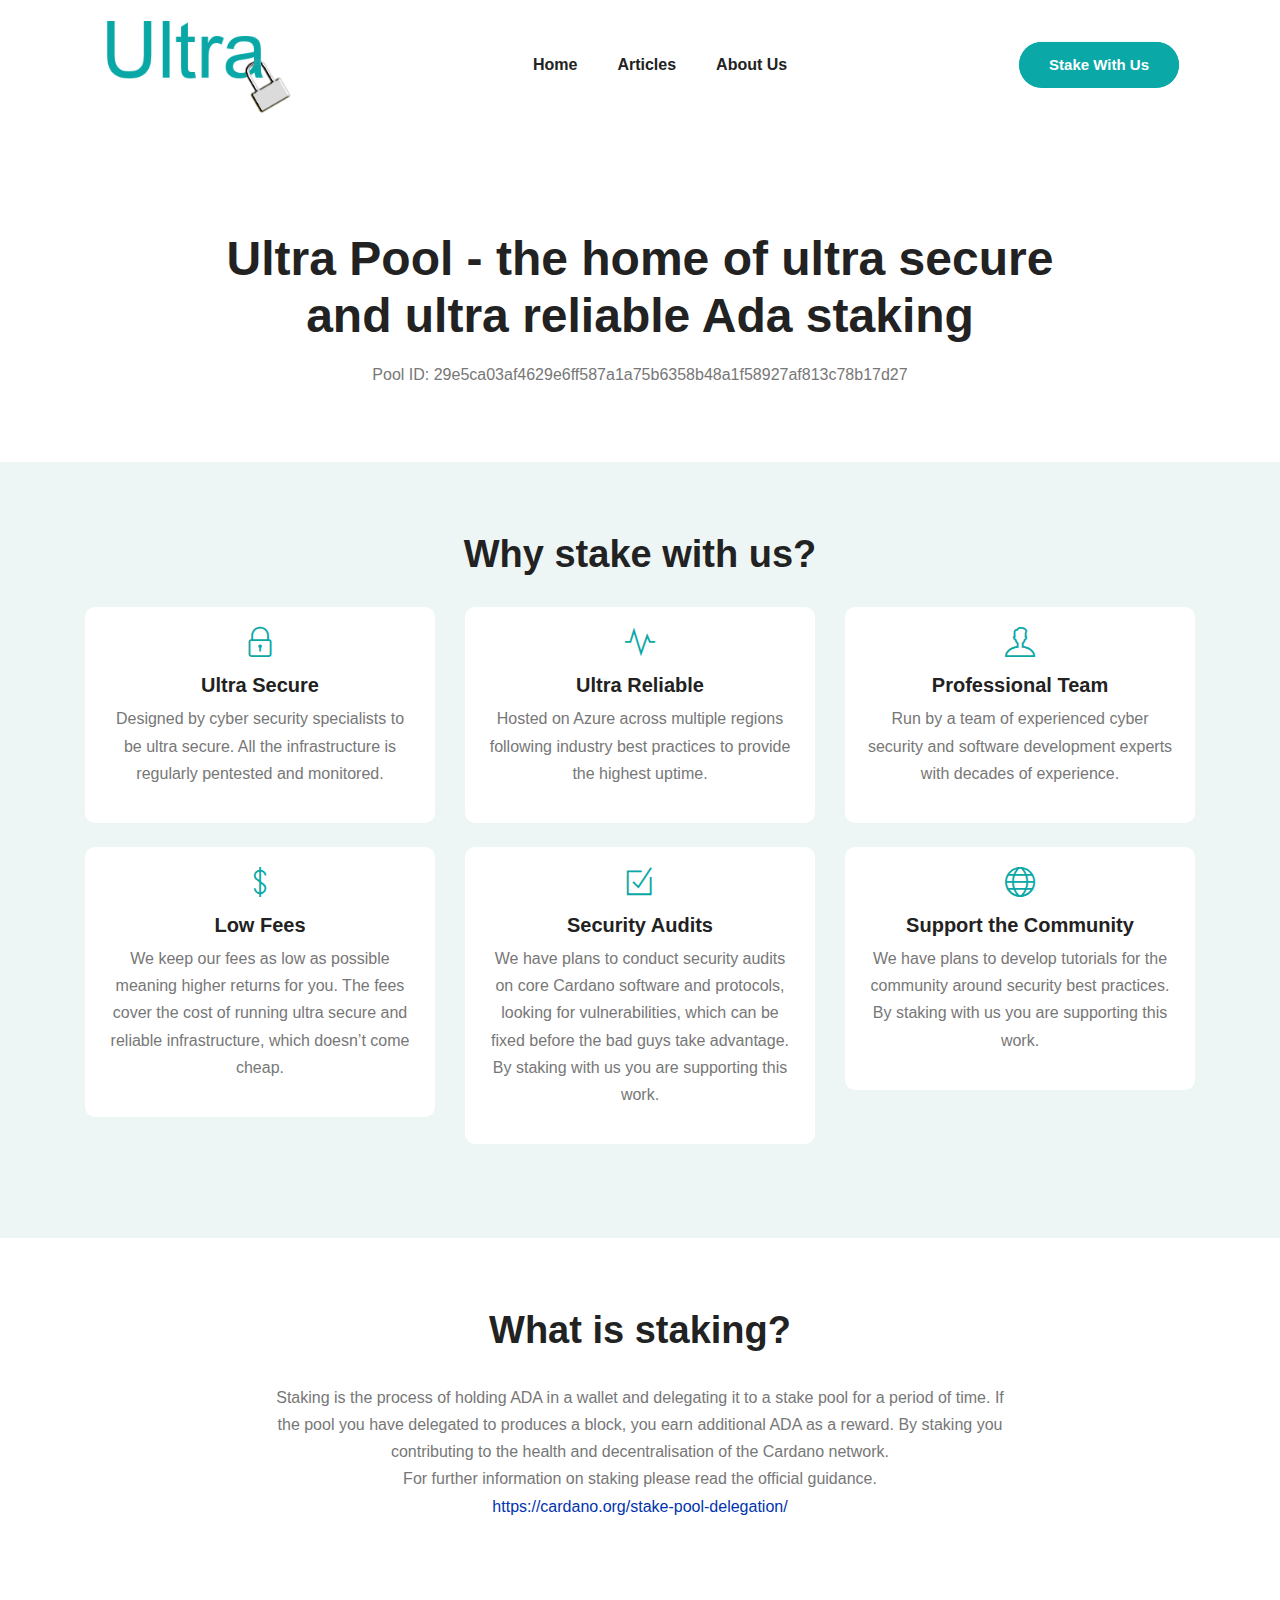
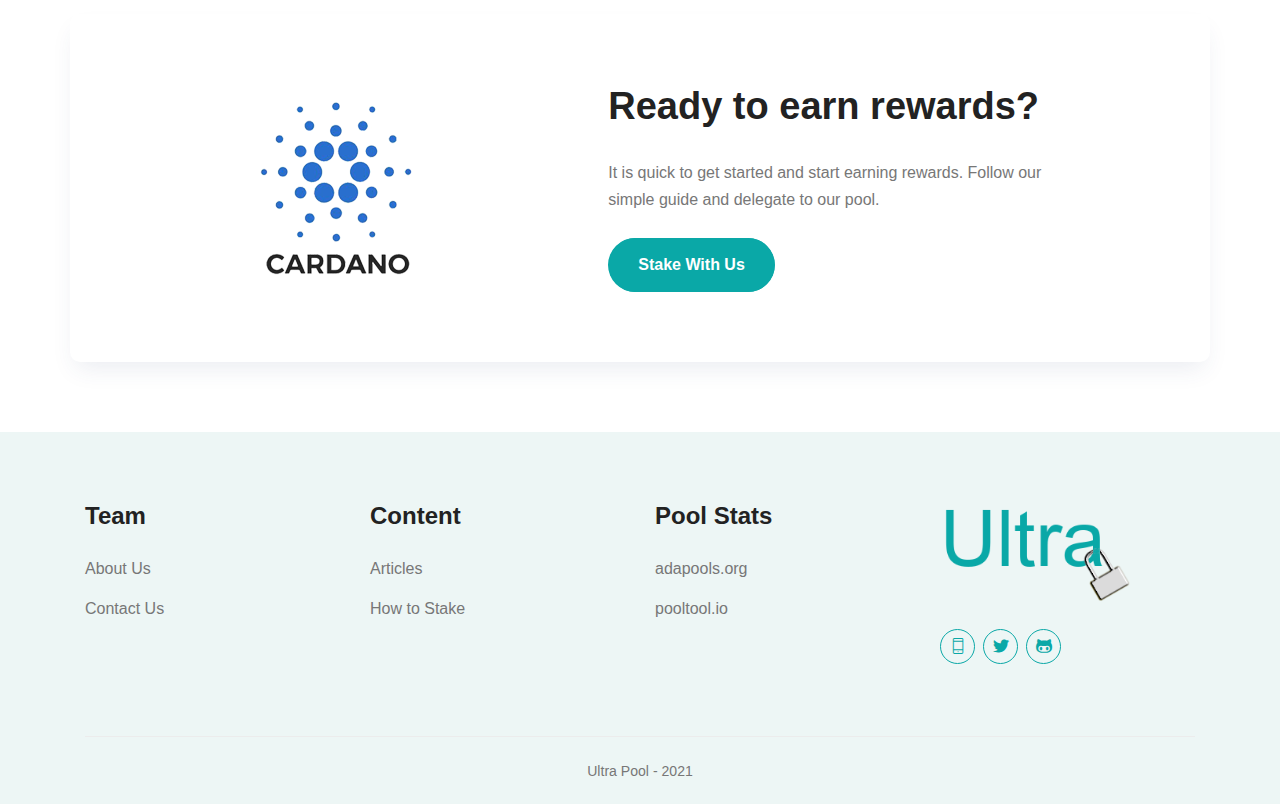
<file: index.html>
<!doctype html><html lang=en-us><head><meta charset=utf-8><title>Ultra Pool</title><meta name=viewport content="width=device-width,initial-scale=1,maximum-scale=5"><meta name=description content="Ultra Pool ADA stake pool"><meta name=author content="Ultra Pool"><meta name=generator content="Hugo 0.81.0"><link rel=stylesheet href=/css/vendor.min.0e21901d0a171434ad31f56fecb3fcb5e08226a0649ac9e1e744205e3c8603df8f7de8d19730198e0c52fe8c9bce437397076fc5b0ee6dc4cd26c5f242499f2c.css integrity="sha512-DiGQHQoXFDStMfVv7LP8teCCJqBkmsnh50QgXjyGA9+PfejRlzAZjgxS/oybzkNzlwdvxbDubcTNJsXyQkmfLA==" rel=stylesheet media=screen><link rel="shortcut icon" href=/images/favicon.png type=image/x-icon><link rel=icon href=/images/favicon.png type=image/x-icon><meta property="og:title" content="Ultra Pool"><meta property="og:description" content="Ultra Pool ADA stake pool"><meta property="og:type" content="website"><meta property="og:url" content="https://ultrapool.co.uk/"><meta property="og:site_name" content="Ultra Pool"></head><body><header class=navigation><div class=container><nav class="navbar navbar-expand-lg navbar-light bg-transparent"><a class=navbar-brand href=https://ultrapool.co.uk/><img width=200px class=img-fluid src=/images/logo.png alt="Ultra Pool"></a>
<button class="navbar-toggler border-0" type=button data-toggle=collapse data-target=#navigation>
<i class=ti-menu></i></button><div class="collapse navbar-collapse text-center" id=navigation><ul class="navbar-nav mx-auto"><li class=nav-item><a class=nav-link href=/>Home</a></li><li class=nav-item><a class=nav-link href=/blog>Articles</a></li><li class=nav-item><a class=nav-link href=/about>About Us</a></li></ul><a href=/blog/how_to_stake class="btn btn-sm btn-primary ml-3">Stake with us</a></div></nav></div></header><section class=banner><div class=container><div class=row><div class="col-lg-10 mx-auto text-center"><h1 class=mb-3>Ultra Pool - the home of ultra secure and ultra reliable Ada staking</h1><p class=mb-4>Pool ID: 29e5ca03af4629e6ff587a1a75b6358b48a1f58927af813c78b17d27</p></div></div></div></section><section class="section bg-light"><div class=container><div class="row justify-content-center"><div class="col-12 text-center"><h2 class=section-title>Why stake with us?</h2></div><div class="col-md-4 col-sm-6 mb-4"><div class="feature-card text-center"><i class="ti-lock mb-3"></i><h4 class=mb-2>Ultra Secure</h4><p>Designed by cyber security specialists to be ultra secure. All the infrastructure is regularly pentested and monitored.</p></div></div><div class="col-md-4 col-sm-6 mb-4"><div class="feature-card text-center"><i class="ti-pulse mb-3"></i><h4 class=mb-2>Ultra Reliable</h4><p>Hosted on Azure across multiple regions following industry best practices to provide the highest uptime.</p></div></div><div class="col-md-4 col-sm-6 mb-4"><div class="feature-card text-center"><i class="ti-user mb-3"></i><h4 class=mb-2>Professional Team</h4><p>Run by a team of experienced cyber security and software development experts with decades of experience.</p></div></div><div class="col-md-4 col-sm-6 mb-4"><div class="feature-card text-center"><i class="ti-money mb-3"></i><h4 class=mb-2>Low Fees</h4><p>We keep our fees as low as possible meaning higher returns for you. The fees cover the cost of running ultra secure and reliable infrastructure, which doesn&rsquo;t come cheap.</p></div></div><div class="col-md-4 col-sm-6 mb-4"><div class="feature-card text-center"><i class="ti-check-box mb-3"></i><h4 class=mb-2>Security Audits</h4><p>We have plans to conduct security audits on core Cardano software and protocols, looking for vulnerabilities, which can be fixed before the bad guys take advantage. By staking with us you are supporting this work.</p></div></div><div class="col-md-4 col-sm-6 mb-4"><div class="feature-card text-center"><i class="ti-world mb-3"></i><h4 class=mb-2>Support the Community</h4><p>We have plans to develop tutorials for the community around security best practices. By staking with us you are supporting this work.</p></div></div></div></div></section><section class="section pb-0"><div class=container><div class=row><div class="col-lg-8 mx-auto text-center"><h2 class=section-title>What is staking?</h2><p class=mb-4>Staking is the process of holding ADA in a wallet and delegating it to a stake pool for a period of time. If the pool you have delegated to produces a block, you earn additional ADA as a reward. By staking you contributing to the health and decentralisation of the Cardano network.<br>For further information on staking please read the official guidance.<br><a href=https://cardano.org/stake-pool-delegation/>https://cardano.org/stake-pool-delegation/</a></p></div></div></div></section><section class=section><div class="container section shadow rounded-lg px-4"><div class="row align-items-center justify-content-center text-center text-md-left"><div class="col-lg-4 col-md-5 mb-4 mb-md-0"><img src=/images/cardano_logo.png class=img-fluid></div><div class="col-lg-5 col-md-6"><h2 class=section-title>Ready to earn rewards?</h2><p class=mb-4>It is quick to get started and start earning rewards. Follow our simple guide and delegate to our pool.</p><a href=/blog/how_to_stake class="btn btn-primary">Stake with us</a></div></div></div></section><footer class="bg-light section pb-0"><div class=container><div class=row><div class="col-md-3 col-sm-6 mb-5"><div class="h3 mb-4">Team</div><ul class="list-unstyled footer-list"><li><a href=/about>About Us</a></li><li><a href=/about>Contact Us</a></li></ul></div><div class="col-md-3 col-sm-6 mb-5"><div class="h3 mb-4">Content</div><ul class="list-unstyled footer-list"><li><a href=/blog>Articles</a></li><li><a href=/blog/how_to_stake>How to Stake</a></li></ul></div><div class="col-md-3 col-sm-6 mb-5"><div class="h3 mb-4">Pool Stats</div><ul class="list-unstyled footer-list"><li><a href=https://adapools.org/pool/29e5ca03af4629e6ff587a1a75b6358b48a1f58927af813c78b17d27>adapools.org</a></li><li><a href=https://pooltool.io/pool/29e5ca03af4629e6ff587a1a75b6358b48a1f58927af813c78b17d27/epochs>pooltool.io</a></li></ul></div><div class="col-md-3 col-sm-6 mb-5"><a class="d-block mb-3" href=https://ultrapool.co.uk/><img width=200px class=img-fluid src=/images/logo.png alt="Ultra Pool"></a><p class=mb-4></p><ul class="list-inline social-icons"><li class=list-inline-item><a href=https://t.me/ultrapools><i class=ti-mobile></i></a></li><li class=list-inline-item><a href=https://twitter.com/PoolUltra><i class=ti-twitter-alt></i></a></li><li class=list-inline-item><a href=https://github.com/ultrapools><i class=ti-github></i></a></li></ul></div></div><div class="border-top border-default text-center py-4 mt-4"><small class=content>Ultra Pool - 2021</small></div></div></footer><script src=/js/vendor.min.6267095a44e87e1340aa255d670f41b8d25077ace59d4330b2f3f61f8270e8033ae42680a39843e857835c5680cf8e2dcd1f316233c47e59741c84d02104989e.js integrity="sha512-YmcJWkTofhNAqiVdZw9BuNJQd6zlnUMwsvP2H4Jw6AM65CaAo5hD6FeDXFaAz44tzR8xYjPEfll0HITQIQSYng=="></script></body></html>
</file>
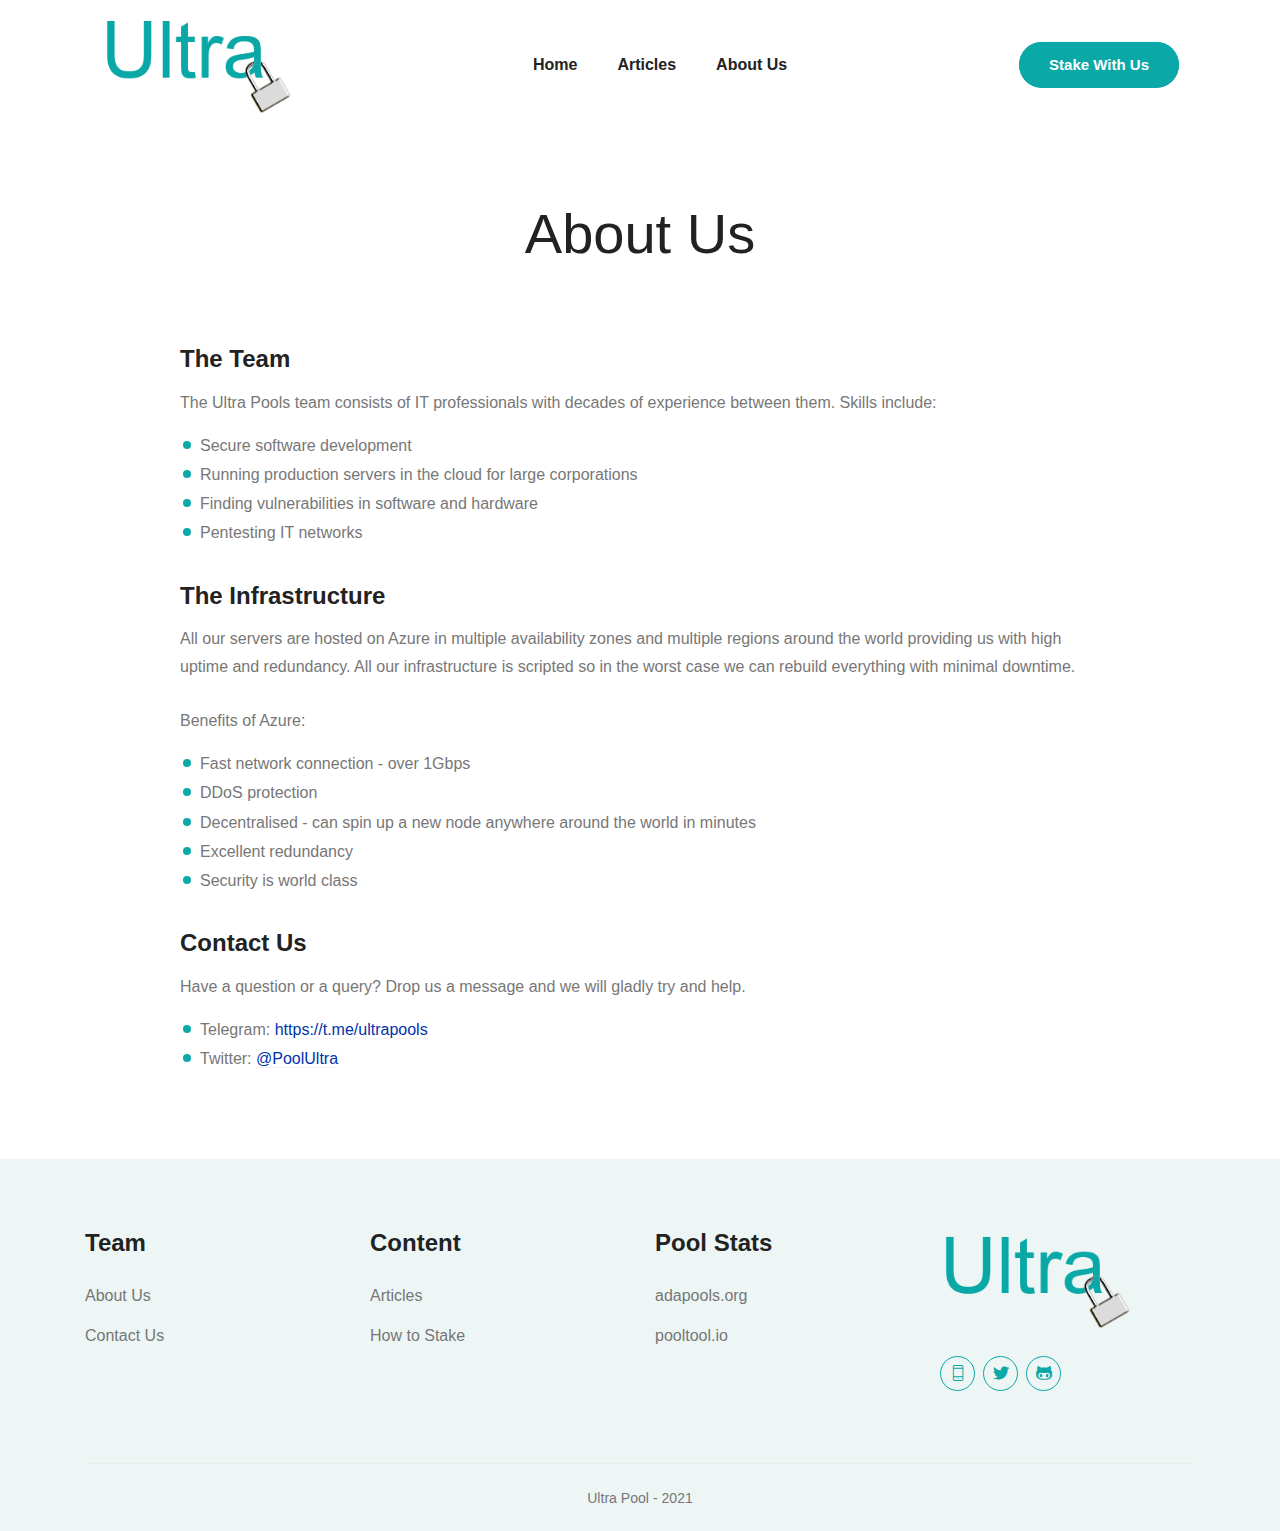
<file: about/index.html>
<!doctype html><html lang=en-us><head><meta charset=utf-8><title>About Us</title><meta name=viewport content="width=device-width,initial-scale=1,maximum-scale=5"><meta name=description content="The Ultra Pools team consists of IT professionals with decades of experience."><meta name=author content="Ultra Pool"><meta name=generator content="Hugo 0.81.0"><link rel=stylesheet href=/css/vendor.min.0e21901d0a171434ad31f56fecb3fcb5e08226a0649ac9e1e744205e3c8603df8f7de8d19730198e0c52fe8c9bce437397076fc5b0ee6dc4cd26c5f242499f2c.css integrity="sha512-DiGQHQoXFDStMfVv7LP8teCCJqBkmsnh50QgXjyGA9+PfejRlzAZjgxS/oybzkNzlwdvxbDubcTNJsXyQkmfLA==" rel=stylesheet media=screen><link rel="shortcut icon" href=/images/favicon.png type=image/x-icon><link rel=icon href=/images/favicon.png type=image/x-icon><meta property="og:title" content="About Us"><meta property="og:description" content="The Ultra Pools team consists of IT professionals with decades of experience."><meta property="og:type" content="website"><meta property="og:url" content="https://ultrapool.co.uk/about/"><meta property="og:site_name" content="Ultra Pool"></head><body><header class=navigation><div class=container><nav class="navbar navbar-expand-lg navbar-light bg-transparent"><a class=navbar-brand href=https://ultrapool.co.uk/><img width=200px class=img-fluid src=/images/logo.png alt="Ultra Pool"></a>
<button class="navbar-toggler border-0" type=button data-toggle=collapse data-target=#navigation>
<i class=ti-menu></i></button><div class="collapse navbar-collapse text-center" id=navigation><ul class="navbar-nav mx-auto"><li class=nav-item><a class=nav-link href=/>Home</a></li><li class=nav-item><a class=nav-link href=/blog>Articles</a></li><li class=nav-item><a class=nav-link href=/about>About Us</a></li></ul><a href=/blog/how_to_stake class="btn btn-sm btn-primary ml-3">Stake with us</a></div></nav></div></header><section class="section pb-0"><div class="container text-center"><h1 class=display-3>About Us</h1></div></section><section class=section><div class=container><div class=row><div class="col-lg-10 mx-auto"><div class=content><h3 id=the-team>The Team</h3><p>The Ultra Pools team consists of IT professionals with decades of experience between them. Skills include:</p><ul><li>Secure software development</li><li>Running production servers in the cloud for large corporations</li><li>Finding vulnerabilities in software and hardware</li><li>Pentesting IT networks</li></ul><br><h3 id=the-infrastructure>The Infrastructure</h3><p>All our servers are hosted on Azure in multiple availability zones and multiple regions around the world providing us with high uptime and redundancy. All our infrastructure is scripted so in the worst case we can rebuild everything with minimal downtime.<br><br>Benefits of Azure:</p><ul><li>Fast network connection - over 1Gbps</li><li>DDoS protection</li><li>Decentralised - can spin up a new node anywhere around the world in minutes</li><li>Excellent redundancy</li><li>Security is world class</li></ul><br><h3 id=contact-us>Contact Us</h3><p>Have a question or a query? Drop us a message and we will gladly try and help.</p><ul><li>Telegram: <a href=https://t.me/ultrapools>https://t.me/ultrapools</a></li><li>Twitter: <a href=https://twitter.com/PoolUltra>@PoolUltra</a></li></ul></div></div></div></div></section><footer class="bg-light section pb-0"><div class=container><div class=row><div class="col-md-3 col-sm-6 mb-5"><div class="h3 mb-4">Team</div><ul class="list-unstyled footer-list"><li><a href=/about>About Us</a></li><li><a href=/about>Contact Us</a></li></ul></div><div class="col-md-3 col-sm-6 mb-5"><div class="h3 mb-4">Content</div><ul class="list-unstyled footer-list"><li><a href=/blog>Articles</a></li><li><a href=/blog/how_to_stake>How to Stake</a></li></ul></div><div class="col-md-3 col-sm-6 mb-5"><div class="h3 mb-4">Pool Stats</div><ul class="list-unstyled footer-list"><li><a href=https://adapools.org/pool/29e5ca03af4629e6ff587a1a75b6358b48a1f58927af813c78b17d27>adapools.org</a></li><li><a href=https://pooltool.io/pool/29e5ca03af4629e6ff587a1a75b6358b48a1f58927af813c78b17d27/epochs>pooltool.io</a></li></ul></div><div class="col-md-3 col-sm-6 mb-5"><a class="d-block mb-3" href=https://ultrapool.co.uk/><img width=200px class=img-fluid src=/images/logo.png alt="Ultra Pool"></a><p class=mb-4></p><ul class="list-inline social-icons"><li class=list-inline-item><a href=https://t.me/ultrapools><i class=ti-mobile></i></a></li><li class=list-inline-item><a href=https://twitter.com/PoolUltra><i class=ti-twitter-alt></i></a></li><li class=list-inline-item><a href=https://github.com/ultrapools><i class=ti-github></i></a></li></ul></div></div><div class="border-top border-default text-center py-4 mt-4"><small class=content>Ultra Pool - 2021</small></div></div></footer><script src=/js/vendor.min.6267095a44e87e1340aa255d670f41b8d25077ace59d4330b2f3f61f8270e8033ae42680a39843e857835c5680cf8e2dcd1f316233c47e59741c84d02104989e.js integrity="sha512-YmcJWkTofhNAqiVdZw9BuNJQd6zlnUMwsvP2H4Jw6AM65CaAo5hD6FeDXFaAz44tzR8xYjPEfll0HITQIQSYng=="></script></body></html>
</file>
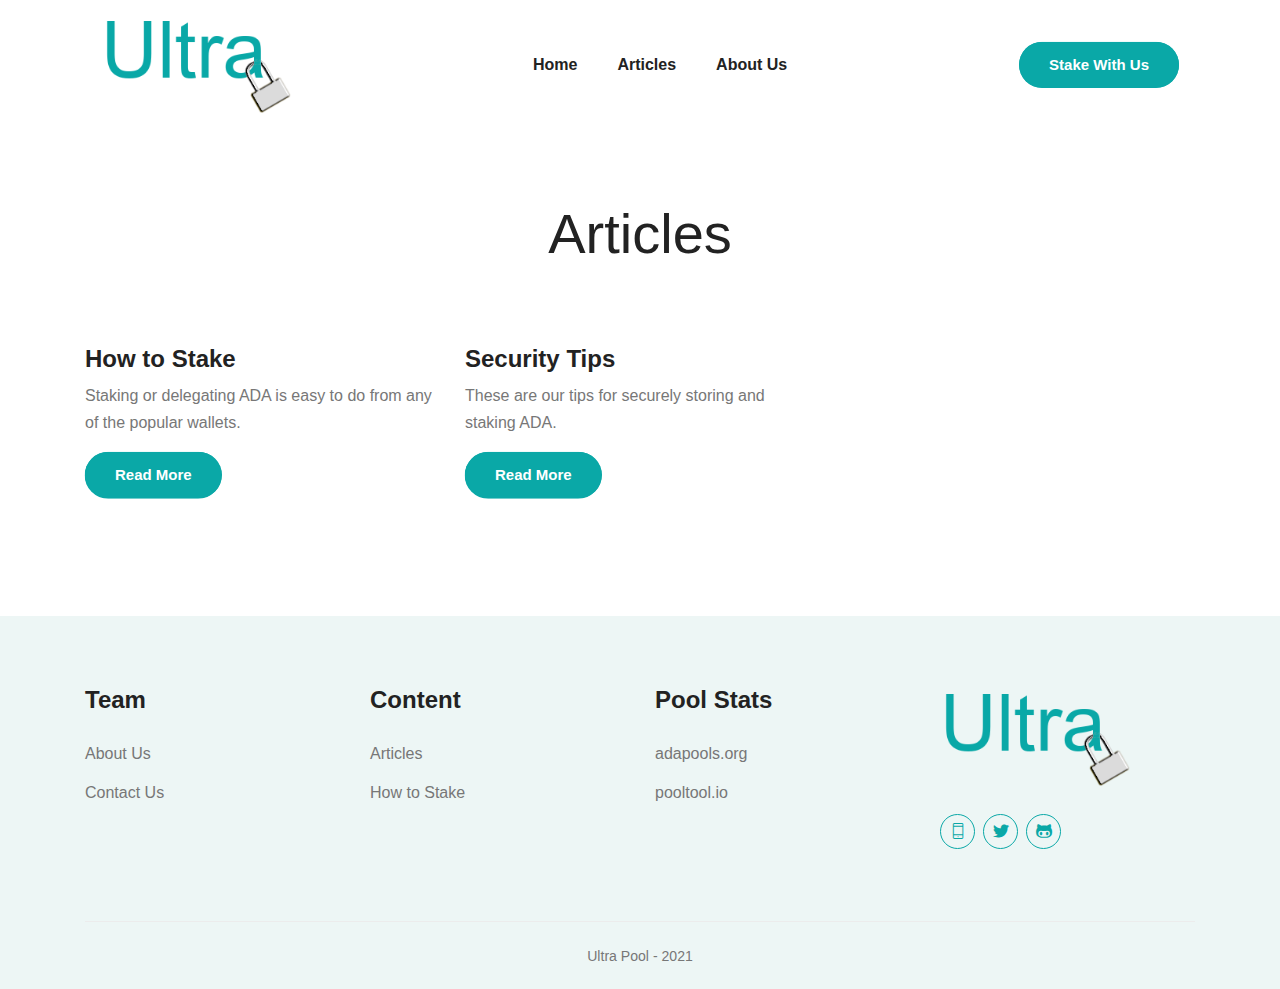
<file: blog/index.html>
<!doctype html><html lang=en-us><head><meta charset=utf-8><title>Articles</title><meta name=viewport content="width=device-width,initial-scale=1,maximum-scale=5"><meta name=description content="ADA and Cardano security guides and research"><meta name=author content="Ultra Pool"><meta name=generator content="Hugo 0.81.0"><link rel=stylesheet href=/css/vendor.min.0e21901d0a171434ad31f56fecb3fcb5e08226a0649ac9e1e744205e3c8603df8f7de8d19730198e0c52fe8c9bce437397076fc5b0ee6dc4cd26c5f242499f2c.css integrity="sha512-DiGQHQoXFDStMfVv7LP8teCCJqBkmsnh50QgXjyGA9+PfejRlzAZjgxS/oybzkNzlwdvxbDubcTNJsXyQkmfLA==" rel=stylesheet media=screen><link rel="shortcut icon" href=/images/favicon.png type=image/x-icon><link rel=icon href=/images/favicon.png type=image/x-icon><meta property="og:title" content="Articles"><meta property="og:description" content="ADA and Cardano security guides and research"><meta property="og:type" content="website"><meta property="og:url" content="https://ultrapool.co.uk/blog/"><meta property="og:site_name" content="Ultra Pool"></head><body><header class=navigation><div class=container><nav class="navbar navbar-expand-lg navbar-light bg-transparent"><a class=navbar-brand href=https://ultrapool.co.uk/><img width=200px class=img-fluid src=/images/logo.png alt="Ultra Pool"></a>
<button class="navbar-toggler border-0" type=button data-toggle=collapse data-target=#navigation>
<i class=ti-menu></i></button><div class="collapse navbar-collapse text-center" id=navigation><ul class="navbar-nav mx-auto"><li class=nav-item><a class=nav-link href=/>Home</a></li><li class=nav-item><a class=nav-link href=/blog>Articles</a></li><li class=nav-item><a class=nav-link href=/about>About Us</a></li></ul><a href=/blog/how_to_stake class="btn btn-sm btn-primary ml-3">Stake with us</a></div></nav></div></header><section class="section pb-0"><div class="container text-center"><h1 class=display-3>Articles</h1></div></section><section class=section><div class=container><div class=row><div class="col-lg-4 col-sm-6 mb-5"><div class="card border-0"><div class="card-body p-0"><h3><a href=https://ultrapool.co.uk/blog/how_to_stake/ class=post-title>How to Stake</a></h3><p class=card-text>Staking or delegating ADA is easy to do from any of the popular wallets.</p><a href=https://ultrapool.co.uk/blog/how_to_stake/ class="btn btn-primary btn-sm">Read more</a></div></div></div><div class="col-lg-4 col-sm-6 mb-5"><div class="card border-0"><div class="card-body p-0"><h3><a href=https://ultrapool.co.uk/blog/staking_security/ class=post-title>Security Tips</a></h3><p class=card-text>These are our tips for securely storing and staking ADA.</p><a href=https://ultrapool.co.uk/blog/staking_security/ class="btn btn-primary btn-sm">Read more</a></div></div></div><div class=col-12></div></div></div></section><footer class="bg-light section pb-0"><div class=container><div class=row><div class="col-md-3 col-sm-6 mb-5"><div class="h3 mb-4">Team</div><ul class="list-unstyled footer-list"><li><a href=/about>About Us</a></li><li><a href=/about>Contact Us</a></li></ul></div><div class="col-md-3 col-sm-6 mb-5"><div class="h3 mb-4">Content</div><ul class="list-unstyled footer-list"><li><a href=/blog>Articles</a></li><li><a href=/blog/how_to_stake>How to Stake</a></li></ul></div><div class="col-md-3 col-sm-6 mb-5"><div class="h3 mb-4">Pool Stats</div><ul class="list-unstyled footer-list"><li><a href=https://adapools.org/pool/29e5ca03af4629e6ff587a1a75b6358b48a1f58927af813c78b17d27>adapools.org</a></li><li><a href=https://pooltool.io/pool/29e5ca03af4629e6ff587a1a75b6358b48a1f58927af813c78b17d27/epochs>pooltool.io</a></li></ul></div><div class="col-md-3 col-sm-6 mb-5"><a class="d-block mb-3" href=https://ultrapool.co.uk/><img width=200px class=img-fluid src=/images/logo.png alt="Ultra Pool"></a><p class=mb-4></p><ul class="list-inline social-icons"><li class=list-inline-item><a href=https://t.me/ultrapools><i class=ti-mobile></i></a></li><li class=list-inline-item><a href=https://twitter.com/PoolUltra><i class=ti-twitter-alt></i></a></li><li class=list-inline-item><a href=https://github.com/ultrapools><i class=ti-github></i></a></li></ul></div></div><div class="border-top border-default text-center py-4 mt-4"><small class=content>Ultra Pool - 2021</small></div></div></footer><script src=/js/vendor.min.6267095a44e87e1340aa255d670f41b8d25077ace59d4330b2f3f61f8270e8033ae42680a39843e857835c5680cf8e2dcd1f316233c47e59741c84d02104989e.js integrity="sha512-YmcJWkTofhNAqiVdZw9BuNJQd6zlnUMwsvP2H4Jw6AM65CaAo5hD6FeDXFaAz44tzR8xYjPEfll0HITQIQSYng=="></script></body></html>
</file>
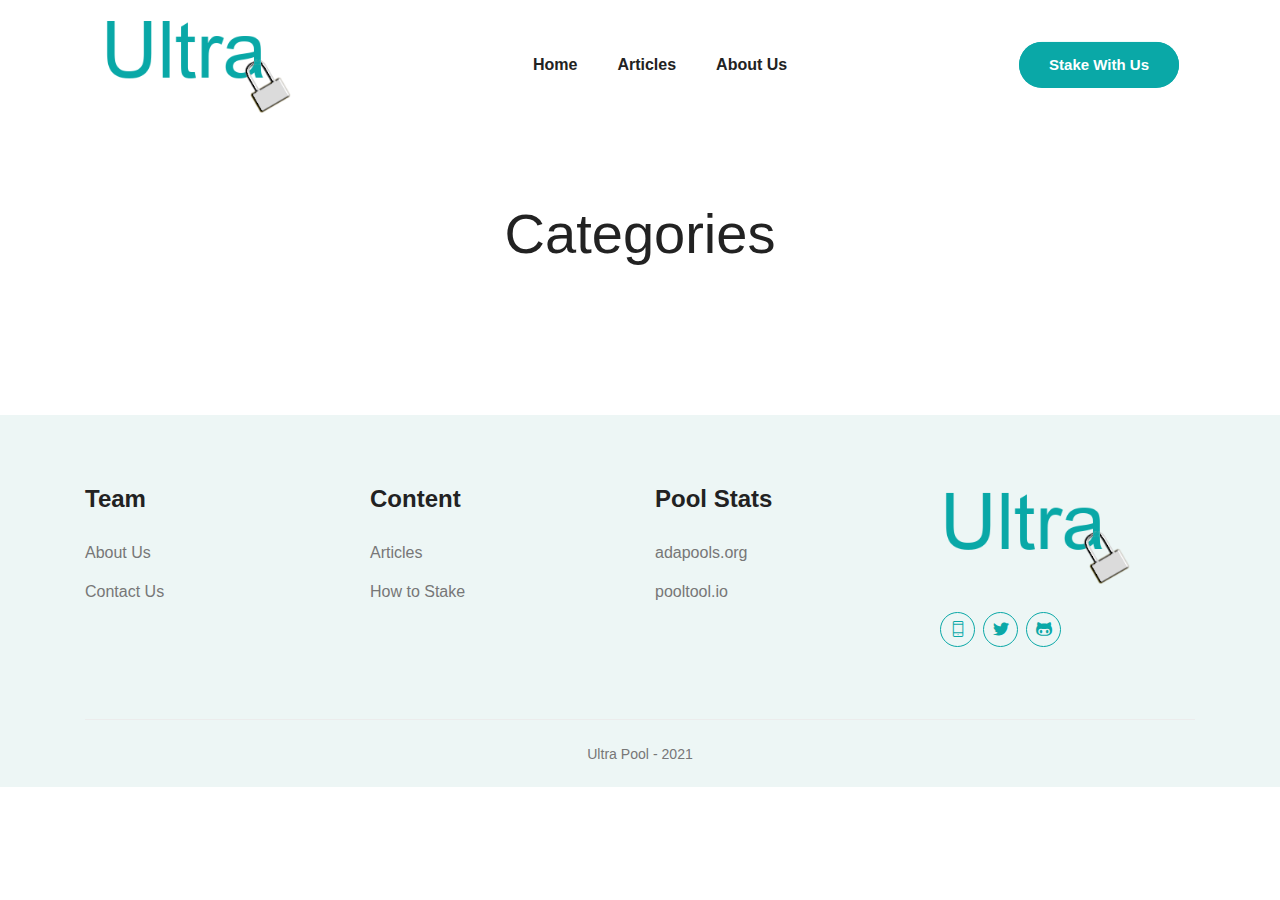
<file: categories/index.html>
<!doctype html><html lang=en-us><head><meta charset=utf-8><title>Categories</title><meta name=viewport content="width=device-width,initial-scale=1,maximum-scale=5"><meta name=description content="Ultra Pool ADA stake pool"><meta name=author content="Ultra Pool"><meta name=generator content="Hugo 0.81.0"><link rel=stylesheet href=/css/vendor.min.0e21901d0a171434ad31f56fecb3fcb5e08226a0649ac9e1e744205e3c8603df8f7de8d19730198e0c52fe8c9bce437397076fc5b0ee6dc4cd26c5f242499f2c.css integrity="sha512-DiGQHQoXFDStMfVv7LP8teCCJqBkmsnh50QgXjyGA9+PfejRlzAZjgxS/oybzkNzlwdvxbDubcTNJsXyQkmfLA==" rel=stylesheet media=screen><link rel="shortcut icon" href=/images/favicon.png type=image/x-icon><link rel=icon href=/images/favicon.png type=image/x-icon><meta property="og:title" content="Categories"><meta property="og:description" content="Ultra Pool ADA stake pool"><meta property="og:type" content="website"><meta property="og:url" content="https://ultrapool.co.uk/categories/"><meta property="og:site_name" content="Ultra Pool"></head><body><header class=navigation><div class=container><nav class="navbar navbar-expand-lg navbar-light bg-transparent"><a class=navbar-brand href=https://ultrapool.co.uk/><img width=200px class=img-fluid src=/images/logo.png alt="Ultra Pool"></a>
<button class="navbar-toggler border-0" type=button data-toggle=collapse data-target=#navigation>
<i class=ti-menu></i></button><div class="collapse navbar-collapse text-center" id=navigation><ul class="navbar-nav mx-auto"><li class=nav-item><a class=nav-link href=/>Home</a></li><li class=nav-item><a class=nav-link href=/blog>Articles</a></li><li class=nav-item><a class=nav-link href=/about>About Us</a></li></ul><a href=/blog/how_to_stake class="btn btn-sm btn-primary ml-3">Stake with us</a></div></nav></div></header><section class="section pb-0"><div class="container text-center"><h1 class=display-3>Categories</h1></div></section><section class=section><div class=container><div class=row><div class=col-12></div></div></div></section><footer class="bg-light section pb-0"><div class=container><div class=row><div class="col-md-3 col-sm-6 mb-5"><div class="h3 mb-4">Team</div><ul class="list-unstyled footer-list"><li><a href=/about>About Us</a></li><li><a href=/about>Contact Us</a></li></ul></div><div class="col-md-3 col-sm-6 mb-5"><div class="h3 mb-4">Content</div><ul class="list-unstyled footer-list"><li><a href=/blog>Articles</a></li><li><a href=/blog/how_to_stake>How to Stake</a></li></ul></div><div class="col-md-3 col-sm-6 mb-5"><div class="h3 mb-4">Pool Stats</div><ul class="list-unstyled footer-list"><li><a href=https://adapools.org/pool/29e5ca03af4629e6ff587a1a75b6358b48a1f58927af813c78b17d27>adapools.org</a></li><li><a href=https://pooltool.io/pool/29e5ca03af4629e6ff587a1a75b6358b48a1f58927af813c78b17d27/epochs>pooltool.io</a></li></ul></div><div class="col-md-3 col-sm-6 mb-5"><a class="d-block mb-3" href=https://ultrapool.co.uk/><img width=200px class=img-fluid src=/images/logo.png alt="Ultra Pool"></a><p class=mb-4></p><ul class="list-inline social-icons"><li class=list-inline-item><a href=https://t.me/ultrapools><i class=ti-mobile></i></a></li><li class=list-inline-item><a href=https://twitter.com/PoolUltra><i class=ti-twitter-alt></i></a></li><li class=list-inline-item><a href=https://github.com/ultrapools><i class=ti-github></i></a></li></ul></div></div><div class="border-top border-default text-center py-4 mt-4"><small class=content>Ultra Pool - 2021</small></div></div></footer><script src=/js/vendor.min.6267095a44e87e1340aa255d670f41b8d25077ace59d4330b2f3f61f8270e8033ae42680a39843e857835c5680cf8e2dcd1f316233c47e59741c84d02104989e.js integrity="sha512-YmcJWkTofhNAqiVdZw9BuNJQd6zlnUMwsvP2H4Jw6AM65CaAo5hD6FeDXFaAz44tzR8xYjPEfll0HITQIQSYng=="></script></body></html>
</file>
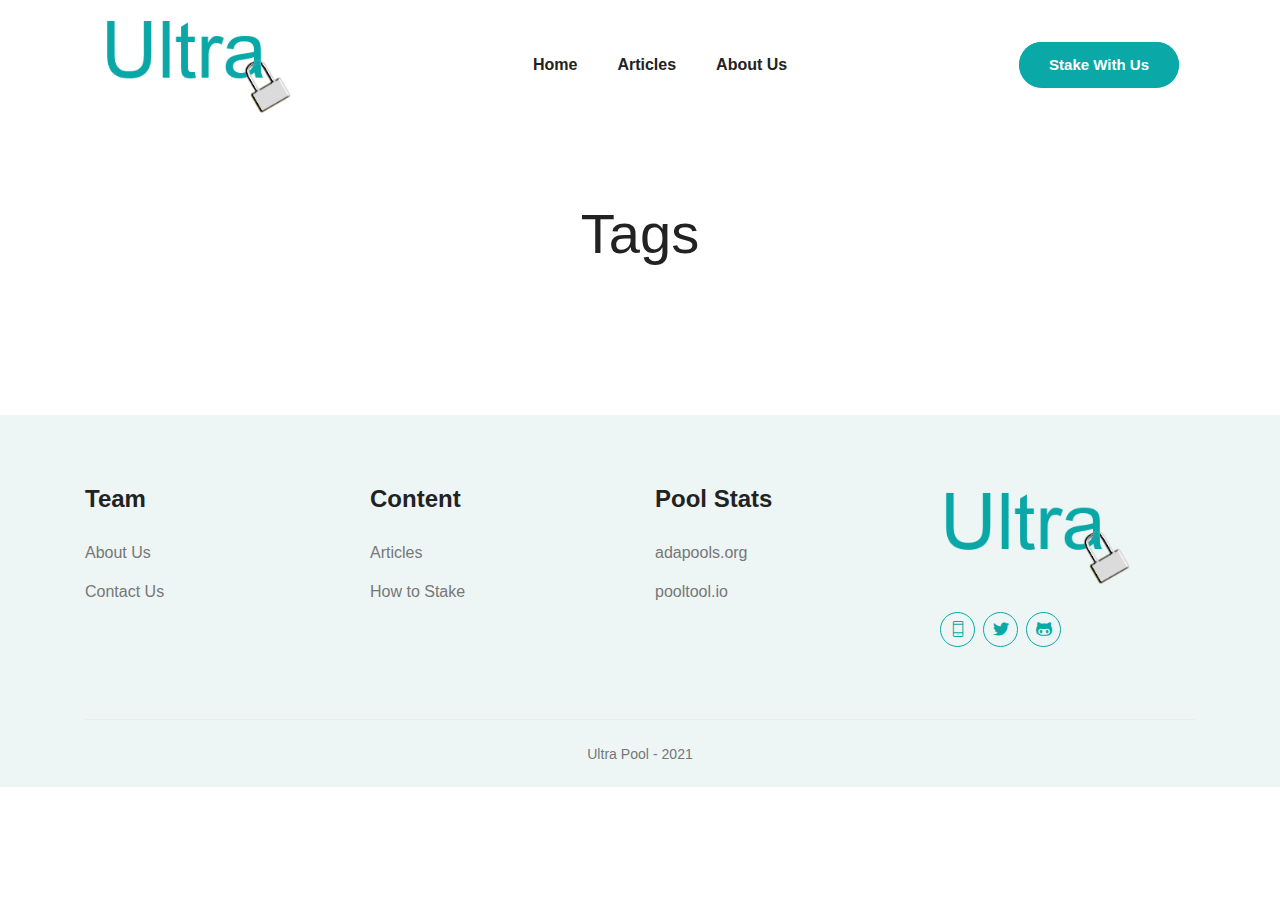
<file: tags/index.html>
<!doctype html><html lang=en-us><head><meta charset=utf-8><title>Tags</title><meta name=viewport content="width=device-width,initial-scale=1,maximum-scale=5"><meta name=description content="Ultra Pool ADA stake pool"><meta name=author content="Ultra Pool"><meta name=generator content="Hugo 0.81.0"><link rel=stylesheet href=/css/vendor.min.0e21901d0a171434ad31f56fecb3fcb5e08226a0649ac9e1e744205e3c8603df8f7de8d19730198e0c52fe8c9bce437397076fc5b0ee6dc4cd26c5f242499f2c.css integrity="sha512-DiGQHQoXFDStMfVv7LP8teCCJqBkmsnh50QgXjyGA9+PfejRlzAZjgxS/oybzkNzlwdvxbDubcTNJsXyQkmfLA==" rel=stylesheet media=screen><link rel="shortcut icon" href=/images/favicon.png type=image/x-icon><link rel=icon href=/images/favicon.png type=image/x-icon><meta property="og:title" content="Tags"><meta property="og:description" content="Ultra Pool ADA stake pool"><meta property="og:type" content="website"><meta property="og:url" content="https://ultrapool.co.uk/tags/"><meta property="og:site_name" content="Ultra Pool"></head><body><header class=navigation><div class=container><nav class="navbar navbar-expand-lg navbar-light bg-transparent"><a class=navbar-brand href=https://ultrapool.co.uk/><img width=200px class=img-fluid src=/images/logo.png alt="Ultra Pool"></a>
<button class="navbar-toggler border-0" type=button data-toggle=collapse data-target=#navigation>
<i class=ti-menu></i></button><div class="collapse navbar-collapse text-center" id=navigation><ul class="navbar-nav mx-auto"><li class=nav-item><a class=nav-link href=/>Home</a></li><li class=nav-item><a class=nav-link href=/blog>Articles</a></li><li class=nav-item><a class=nav-link href=/about>About Us</a></li></ul><a href=/blog/how_to_stake class="btn btn-sm btn-primary ml-3">Stake with us</a></div></nav></div></header><section class="section pb-0"><div class="container text-center"><h1 class=display-3>Tags</h1></div></section><section class=section><div class=container><div class=row><div class=col-12></div></div></div></section><footer class="bg-light section pb-0"><div class=container><div class=row><div class="col-md-3 col-sm-6 mb-5"><div class="h3 mb-4">Team</div><ul class="list-unstyled footer-list"><li><a href=/about>About Us</a></li><li><a href=/about>Contact Us</a></li></ul></div><div class="col-md-3 col-sm-6 mb-5"><div class="h3 mb-4">Content</div><ul class="list-unstyled footer-list"><li><a href=/blog>Articles</a></li><li><a href=/blog/how_to_stake>How to Stake</a></li></ul></div><div class="col-md-3 col-sm-6 mb-5"><div class="h3 mb-4">Pool Stats</div><ul class="list-unstyled footer-list"><li><a href=https://adapools.org/pool/29e5ca03af4629e6ff587a1a75b6358b48a1f58927af813c78b17d27>adapools.org</a></li><li><a href=https://pooltool.io/pool/29e5ca03af4629e6ff587a1a75b6358b48a1f58927af813c78b17d27/epochs>pooltool.io</a></li></ul></div><div class="col-md-3 col-sm-6 mb-5"><a class="d-block mb-3" href=https://ultrapool.co.uk/><img width=200px class=img-fluid src=/images/logo.png alt="Ultra Pool"></a><p class=mb-4></p><ul class="list-inline social-icons"><li class=list-inline-item><a href=https://t.me/ultrapools><i class=ti-mobile></i></a></li><li class=list-inline-item><a href=https://twitter.com/PoolUltra><i class=ti-twitter-alt></i></a></li><li class=list-inline-item><a href=https://github.com/ultrapools><i class=ti-github></i></a></li></ul></div></div><div class="border-top border-default text-center py-4 mt-4"><small class=content>Ultra Pool - 2021</small></div></div></footer><script src=/js/vendor.min.6267095a44e87e1340aa255d670f41b8d25077ace59d4330b2f3f61f8270e8033ae42680a39843e857835c5680cf8e2dcd1f316233c47e59741c84d02104989e.js integrity="sha512-YmcJWkTofhNAqiVdZw9BuNJQd6zlnUMwsvP2H4Jw6AM65CaAo5hD6FeDXFaAz44tzR8xYjPEfll0HITQIQSYng=="></script></body></html>
</file>
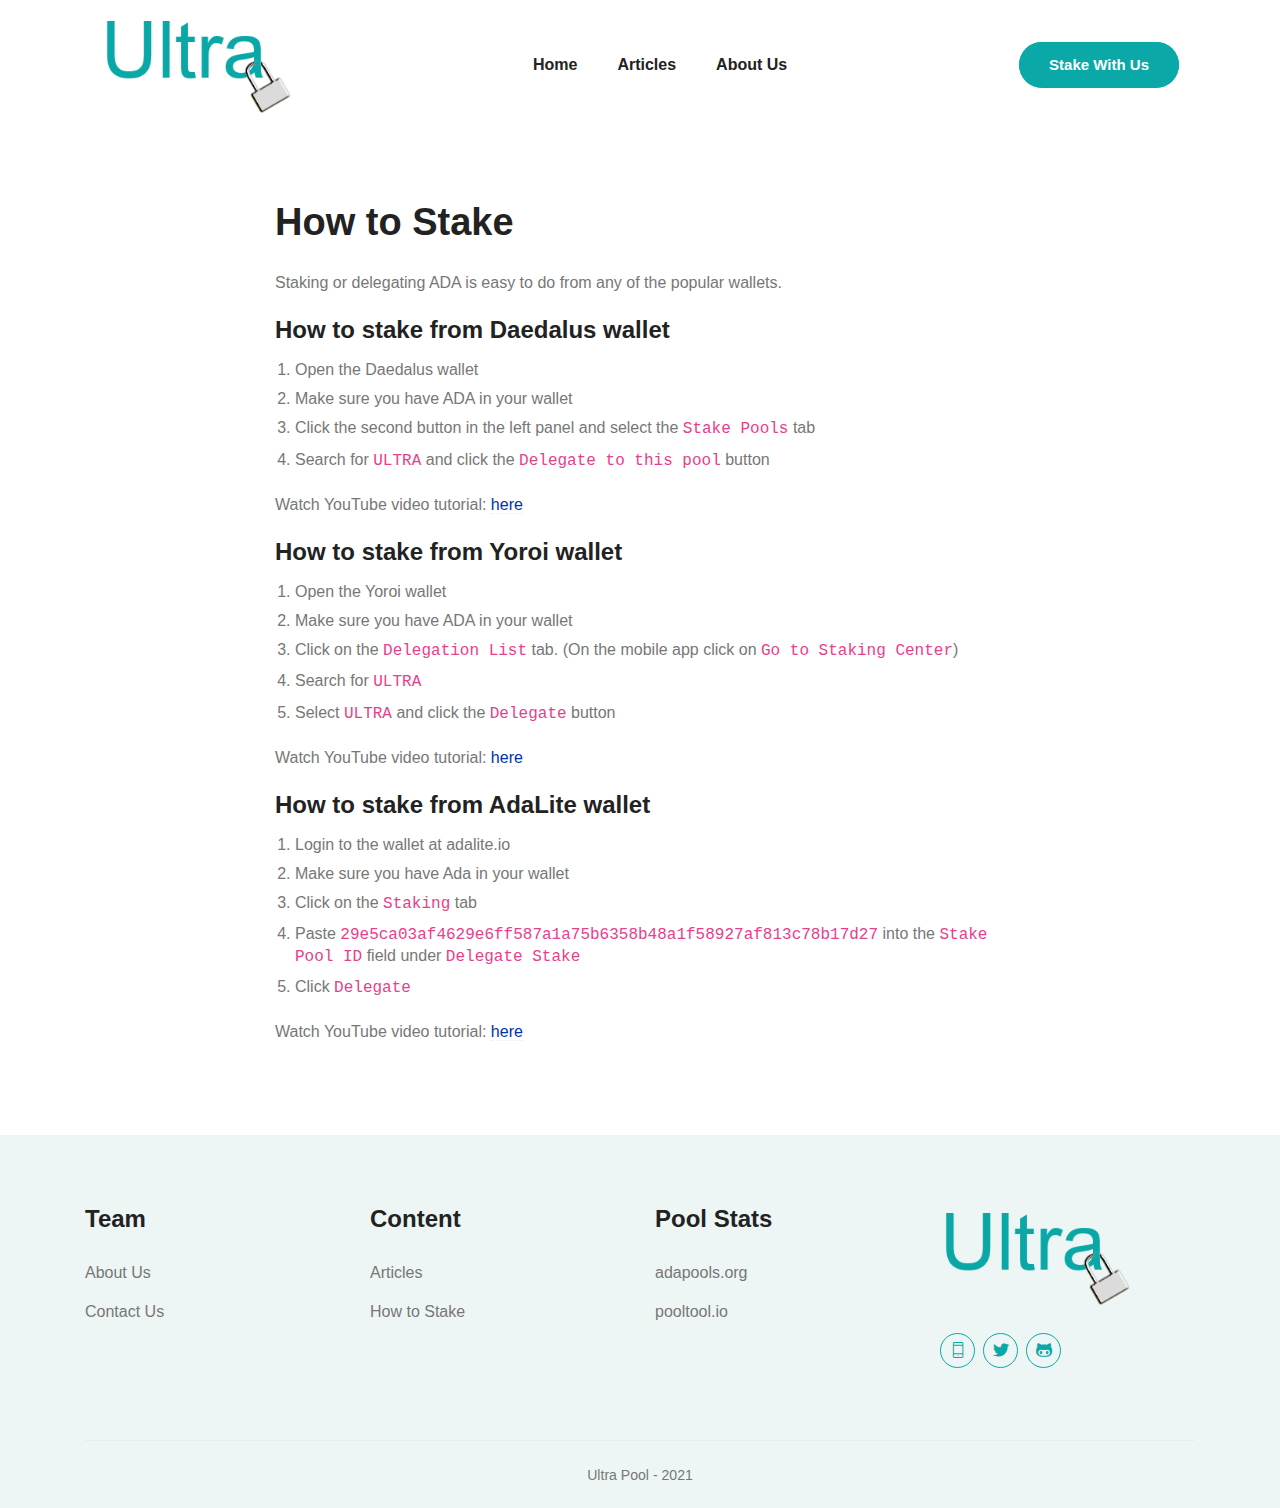
<file: blog/how_to_stake/index.html>
<!doctype html><html lang=en-us><head><meta charset=utf-8><title>How to Stake</title><meta name=viewport content="width=device-width,initial-scale=1,maximum-scale=5"><meta name=description content="It is quick and easy to stake or delegate Ada. The first steps are..."><meta name=author content="Ultra Pool"><meta name=generator content="Hugo 0.81.0"><link rel=stylesheet href=/css/vendor.min.0e21901d0a171434ad31f56fecb3fcb5e08226a0649ac9e1e744205e3c8603df8f7de8d19730198e0c52fe8c9bce437397076fc5b0ee6dc4cd26c5f242499f2c.css integrity="sha512-DiGQHQoXFDStMfVv7LP8teCCJqBkmsnh50QgXjyGA9+PfejRlzAZjgxS/oybzkNzlwdvxbDubcTNJsXyQkmfLA==" rel=stylesheet media=screen><link rel="shortcut icon" href=/images/favicon.png type=image/x-icon><link rel=icon href=/images/favicon.png type=image/x-icon><meta property="og:title" content="How to Stake"><meta property="og:description" content="It is quick and easy to stake or delegate Ada. The first steps are..."><meta property="og:type" content="article"><meta property="og:url" content="https://ultrapool.co.uk/blog/how_to_stake/"><meta property="article:section" content="blog"><meta property="article:published_time" content="2021-02-27T15:49:28+00:00"><meta property="article:modified_time" content="2021-02-27T15:49:28+00:00"><meta property="og:site_name" content="Ultra Pool"></head><body><header class=navigation><div class=container><nav class="navbar navbar-expand-lg navbar-light bg-transparent"><a class=navbar-brand href=https://ultrapool.co.uk/><img width=200px class=img-fluid src=/images/logo.png alt="Ultra Pool"></a>
<button class="navbar-toggler border-0" type=button data-toggle=collapse data-target=#navigation>
<i class=ti-menu></i></button><div class="collapse navbar-collapse text-center" id=navigation><ul class="navbar-nav mx-auto"><li class=nav-item><a class=nav-link href=/>Home</a></li><li class=nav-item><a class=nav-link href=/blog>Articles</a></li><li class=nav-item><a class=nav-link href=/about>About Us</a></li></ul><a href=/blog/how_to_stake class="btn btn-sm btn-primary ml-3">Stake with us</a></div></nav></div></header><section class=section><div class=container><div class=row><div class="col-lg-8 mx-auto"><h2 class=mb-4>How to Stake</h2><div class=content><p>Staking or delegating ADA is easy to do from any of the popular wallets.</p><h3 id=how-to-stake-from-daedalus-wallet>How to stake from Daedalus wallet</h3><ol><li>Open the Daedalus wallet</li><li>Make sure you have ADA in your wallet</li><li>Click the second button in the left panel and select the <code>Stake Pools</code> tab</li><li>Search for <code>ULTRA</code> and click the <code>Delegate to this pool</code> button</li></ol><p>Watch YouTube video tutorial:
<a class=code href="https://www.youtube.com/watch?v=VtkjM_0k4R0" target=_blank>here</a></p><h3 id=how-to-stake-from-yoroi-wallet>How to stake from Yoroi wallet</h3><ol><li>Open the Yoroi wallet</li><li>Make sure you have ADA in your wallet</li><li>Click on the <code>Delegation List</code> tab. (On the mobile app click on <code>Go to Staking Center</code>)</li><li>Search for <code>ULTRA</code></li><li>Select <code>ULTRA</code> and click the <code>Delegate</code> button</li></ol><p>Watch YouTube video tutorial:
<a href="https://www.youtube.com/watch?v=-r1E07P9NR4" target=_blank>here</a></p><h3 id=how-to-stake-from-adalite-wallet>How to stake from AdaLite wallet</h3><ol><li>Login to the wallet at adalite.io</li><li>Make sure you have Ada in your wallet</li><li>Click on the <code>Staking</code> tab</li><li>Paste <code>29e5ca03af4629e6ff587a1a75b6358b48a1f58927af813c78b17d27</code> into the <code>Stake Pool ID</code> field under <code>Delegate Stake</code></li><li>Click <code>Delegate</code></li></ol><p>Watch YouTube video tutorial:
<a href="https://www.youtube.com/watch?v=eRQAnn0yLqc" target=_blank>here</a></p></div></div></div></div></section><footer class="bg-light section pb-0"><div class=container><div class=row><div class="col-md-3 col-sm-6 mb-5"><div class="h3 mb-4">Team</div><ul class="list-unstyled footer-list"><li><a href=/about>About Us</a></li><li><a href=/about>Contact Us</a></li></ul></div><div class="col-md-3 col-sm-6 mb-5"><div class="h3 mb-4">Content</div><ul class="list-unstyled footer-list"><li><a href=/blog>Articles</a></li><li><a href=/blog/how_to_stake>How to Stake</a></li></ul></div><div class="col-md-3 col-sm-6 mb-5"><div class="h3 mb-4">Pool Stats</div><ul class="list-unstyled footer-list"><li><a href=https://adapools.org/pool/29e5ca03af4629e6ff587a1a75b6358b48a1f58927af813c78b17d27>adapools.org</a></li><li><a href=https://pooltool.io/pool/29e5ca03af4629e6ff587a1a75b6358b48a1f58927af813c78b17d27/epochs>pooltool.io</a></li></ul></div><div class="col-md-3 col-sm-6 mb-5"><a class="d-block mb-3" href=https://ultrapool.co.uk/><img width=200px class=img-fluid src=/images/logo.png alt="Ultra Pool"></a><p class=mb-4></p><ul class="list-inline social-icons"><li class=list-inline-item><a href=https://t.me/ultrapools><i class=ti-mobile></i></a></li><li class=list-inline-item><a href=https://twitter.com/PoolUltra><i class=ti-twitter-alt></i></a></li><li class=list-inline-item><a href=https://github.com/ultrapools><i class=ti-github></i></a></li></ul></div></div><div class="border-top border-default text-center py-4 mt-4"><small class=content>Ultra Pool - 2021</small></div></div></footer><script src=/js/vendor.min.6267095a44e87e1340aa255d670f41b8d25077ace59d4330b2f3f61f8270e8033ae42680a39843e857835c5680cf8e2dcd1f316233c47e59741c84d02104989e.js integrity="sha512-YmcJWkTofhNAqiVdZw9BuNJQd6zlnUMwsvP2H4Jw6AM65CaAo5hD6FeDXFaAz44tzR8xYjPEfll0HITQIQSYng=="></script></body></html>
</file>
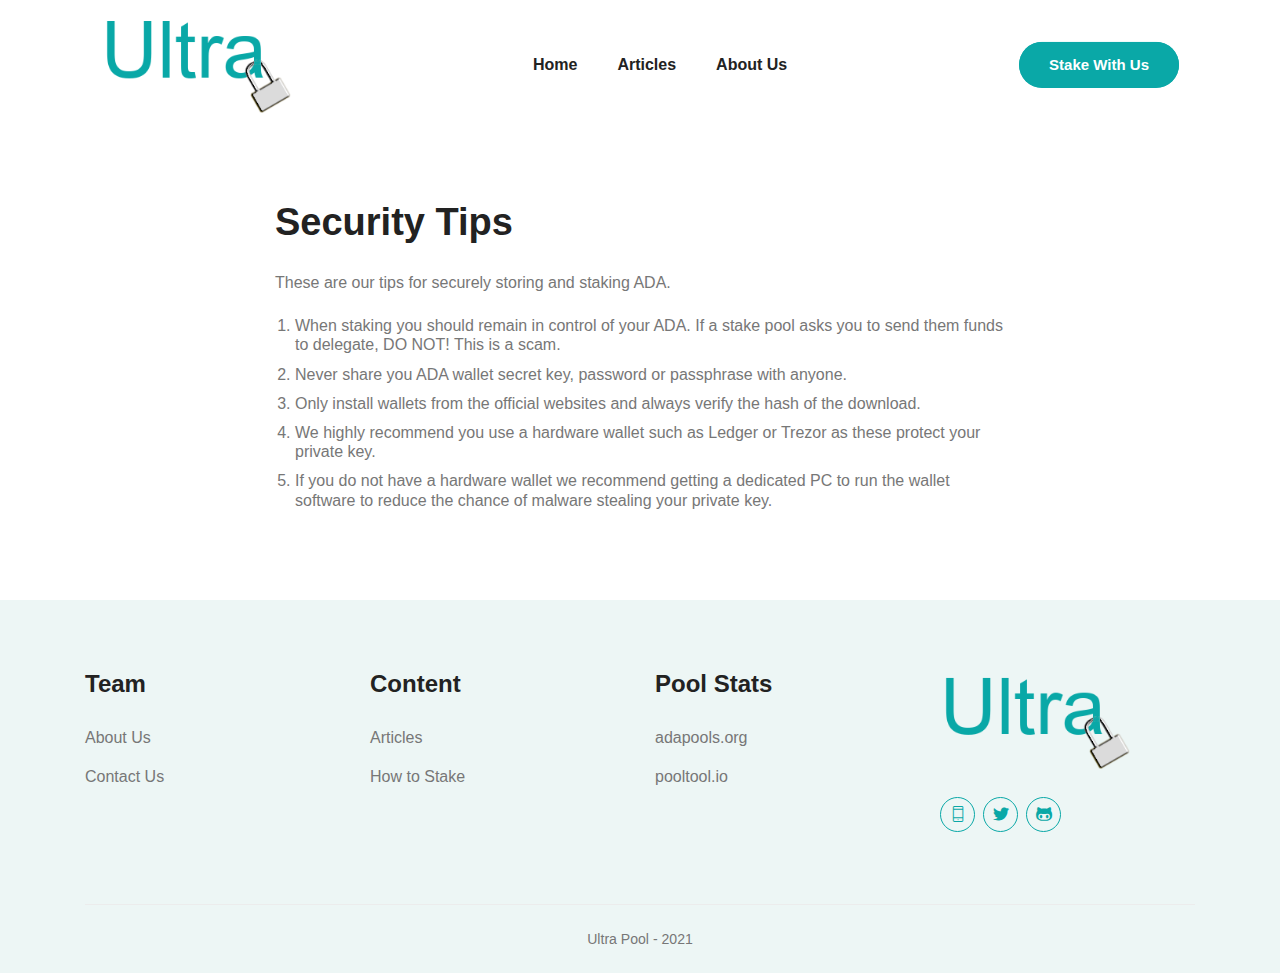
<file: blog/staking_security/index.html>
<!doctype html><html lang=en-us><head><meta charset=utf-8><title>Security Tips</title><meta name=viewport content="width=device-width,initial-scale=1,maximum-scale=5"><meta name=description content="Ultra Pool ADA stake pool"><meta name=author content="Ultra Pool"><meta name=generator content="Hugo 0.81.0"><link rel=stylesheet href=/css/vendor.min.0e21901d0a171434ad31f56fecb3fcb5e08226a0649ac9e1e744205e3c8603df8f7de8d19730198e0c52fe8c9bce437397076fc5b0ee6dc4cd26c5f242499f2c.css integrity="sha512-DiGQHQoXFDStMfVv7LP8teCCJqBkmsnh50QgXjyGA9+PfejRlzAZjgxS/oybzkNzlwdvxbDubcTNJsXyQkmfLA==" rel=stylesheet media=screen><link rel="shortcut icon" href=/images/favicon.png type=image/x-icon><link rel=icon href=/images/favicon.png type=image/x-icon><meta property="og:title" content="Security Tips"><meta property="og:description" content="These are our tips for securely storing and staking ADA."><meta property="og:type" content="article"><meta property="og:url" content="https://ultrapool.co.uk/blog/staking_security/"><meta property="article:section" content="blog"><meta property="article:published_time" content="2021-02-27T09:16:05+00:00"><meta property="article:modified_time" content="2021-02-27T09:16:05+00:00"><meta property="og:site_name" content="Ultra Pool"></head><body><header class=navigation><div class=container><nav class="navbar navbar-expand-lg navbar-light bg-transparent"><a class=navbar-brand href=https://ultrapool.co.uk/><img width=200px class=img-fluid src=/images/logo.png alt="Ultra Pool"></a>
<button class="navbar-toggler border-0" type=button data-toggle=collapse data-target=#navigation>
<i class=ti-menu></i></button><div class="collapse navbar-collapse text-center" id=navigation><ul class="navbar-nav mx-auto"><li class=nav-item><a class=nav-link href=/>Home</a></li><li class=nav-item><a class=nav-link href=/blog>Articles</a></li><li class=nav-item><a class=nav-link href=/about>About Us</a></li></ul><a href=/blog/how_to_stake class="btn btn-sm btn-primary ml-3">Stake with us</a></div></nav></div></header><section class=section><div class=container><div class=row><div class="col-lg-8 mx-auto"><h2 class=mb-4>Security Tips</h2><div class=content><p>These are our tips for securely storing and staking ADA.</p><ol><li>When staking you should remain in control of your ADA. If a stake pool asks you to send them funds to delegate, DO NOT! This is a scam.</li><li>Never share you ADA wallet secret key, password or passphrase with anyone.</li><li>Only install wallets from the official websites and always verify the hash of the download.</li><li>We highly recommend you use a hardware wallet such as Ledger or Trezor as these protect your private key.</li><li>If you do not have a hardware wallet we recommend getting a dedicated PC to run the wallet software to reduce the chance of malware stealing your private key.</li></ol></div></div></div></div></section><footer class="bg-light section pb-0"><div class=container><div class=row><div class="col-md-3 col-sm-6 mb-5"><div class="h3 mb-4">Team</div><ul class="list-unstyled footer-list"><li><a href=/about>About Us</a></li><li><a href=/about>Contact Us</a></li></ul></div><div class="col-md-3 col-sm-6 mb-5"><div class="h3 mb-4">Content</div><ul class="list-unstyled footer-list"><li><a href=/blog>Articles</a></li><li><a href=/blog/how_to_stake>How to Stake</a></li></ul></div><div class="col-md-3 col-sm-6 mb-5"><div class="h3 mb-4">Pool Stats</div><ul class="list-unstyled footer-list"><li><a href=https://adapools.org/pool/29e5ca03af4629e6ff587a1a75b6358b48a1f58927af813c78b17d27>adapools.org</a></li><li><a href=https://pooltool.io/pool/29e5ca03af4629e6ff587a1a75b6358b48a1f58927af813c78b17d27/epochs>pooltool.io</a></li></ul></div><div class="col-md-3 col-sm-6 mb-5"><a class="d-block mb-3" href=https://ultrapool.co.uk/><img width=200px class=img-fluid src=/images/logo.png alt="Ultra Pool"></a><p class=mb-4></p><ul class="list-inline social-icons"><li class=list-inline-item><a href=https://t.me/ultrapools><i class=ti-mobile></i></a></li><li class=list-inline-item><a href=https://twitter.com/PoolUltra><i class=ti-twitter-alt></i></a></li><li class=list-inline-item><a href=https://github.com/ultrapools><i class=ti-github></i></a></li></ul></div></div><div class="border-top border-default text-center py-4 mt-4"><small class=content>Ultra Pool - 2021</small></div></div></footer><script src=/js/vendor.min.6267095a44e87e1340aa255d670f41b8d25077ace59d4330b2f3f61f8270e8033ae42680a39843e857835c5680cf8e2dcd1f316233c47e59741c84d02104989e.js integrity="sha512-YmcJWkTofhNAqiVdZw9BuNJQd6zlnUMwsvP2H4Jw6AM65CaAo5hD6FeDXFaAz44tzR8xYjPEfll0HITQIQSYng=="></script></body></html>
</file>
